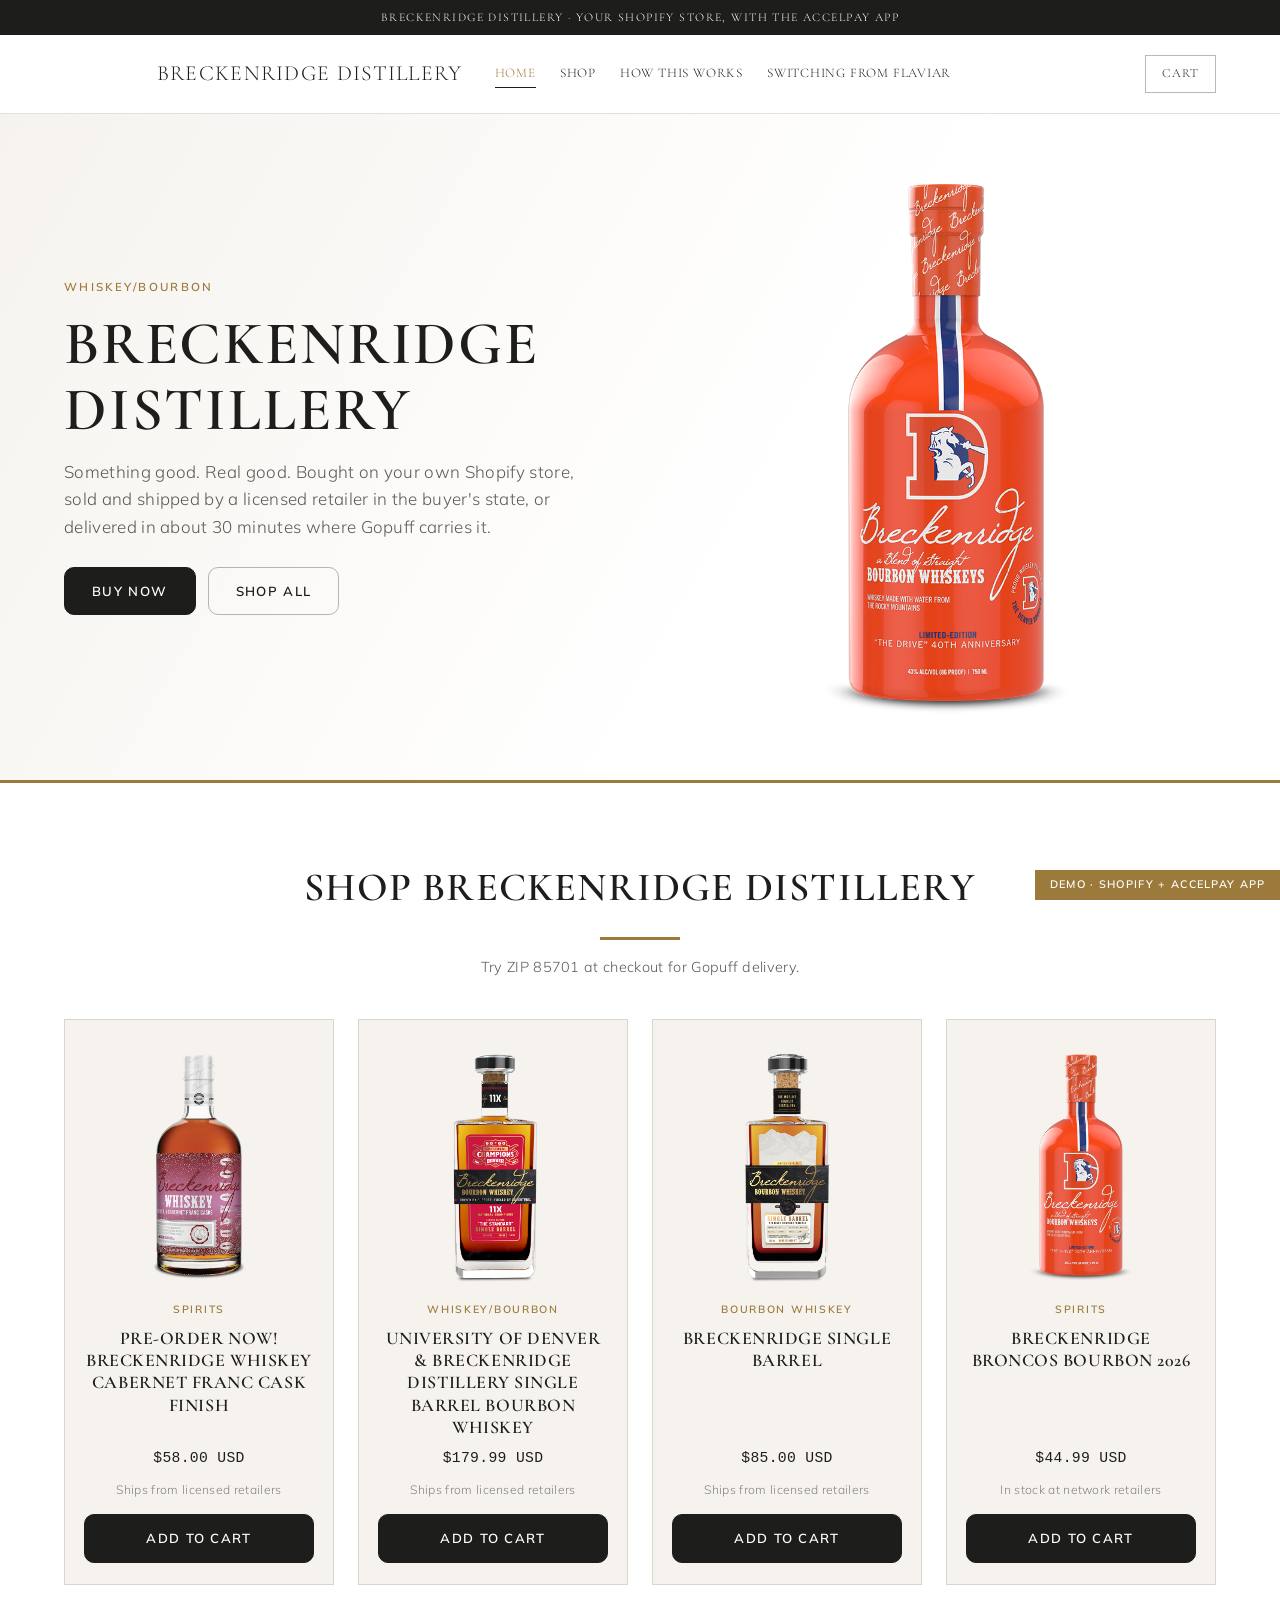
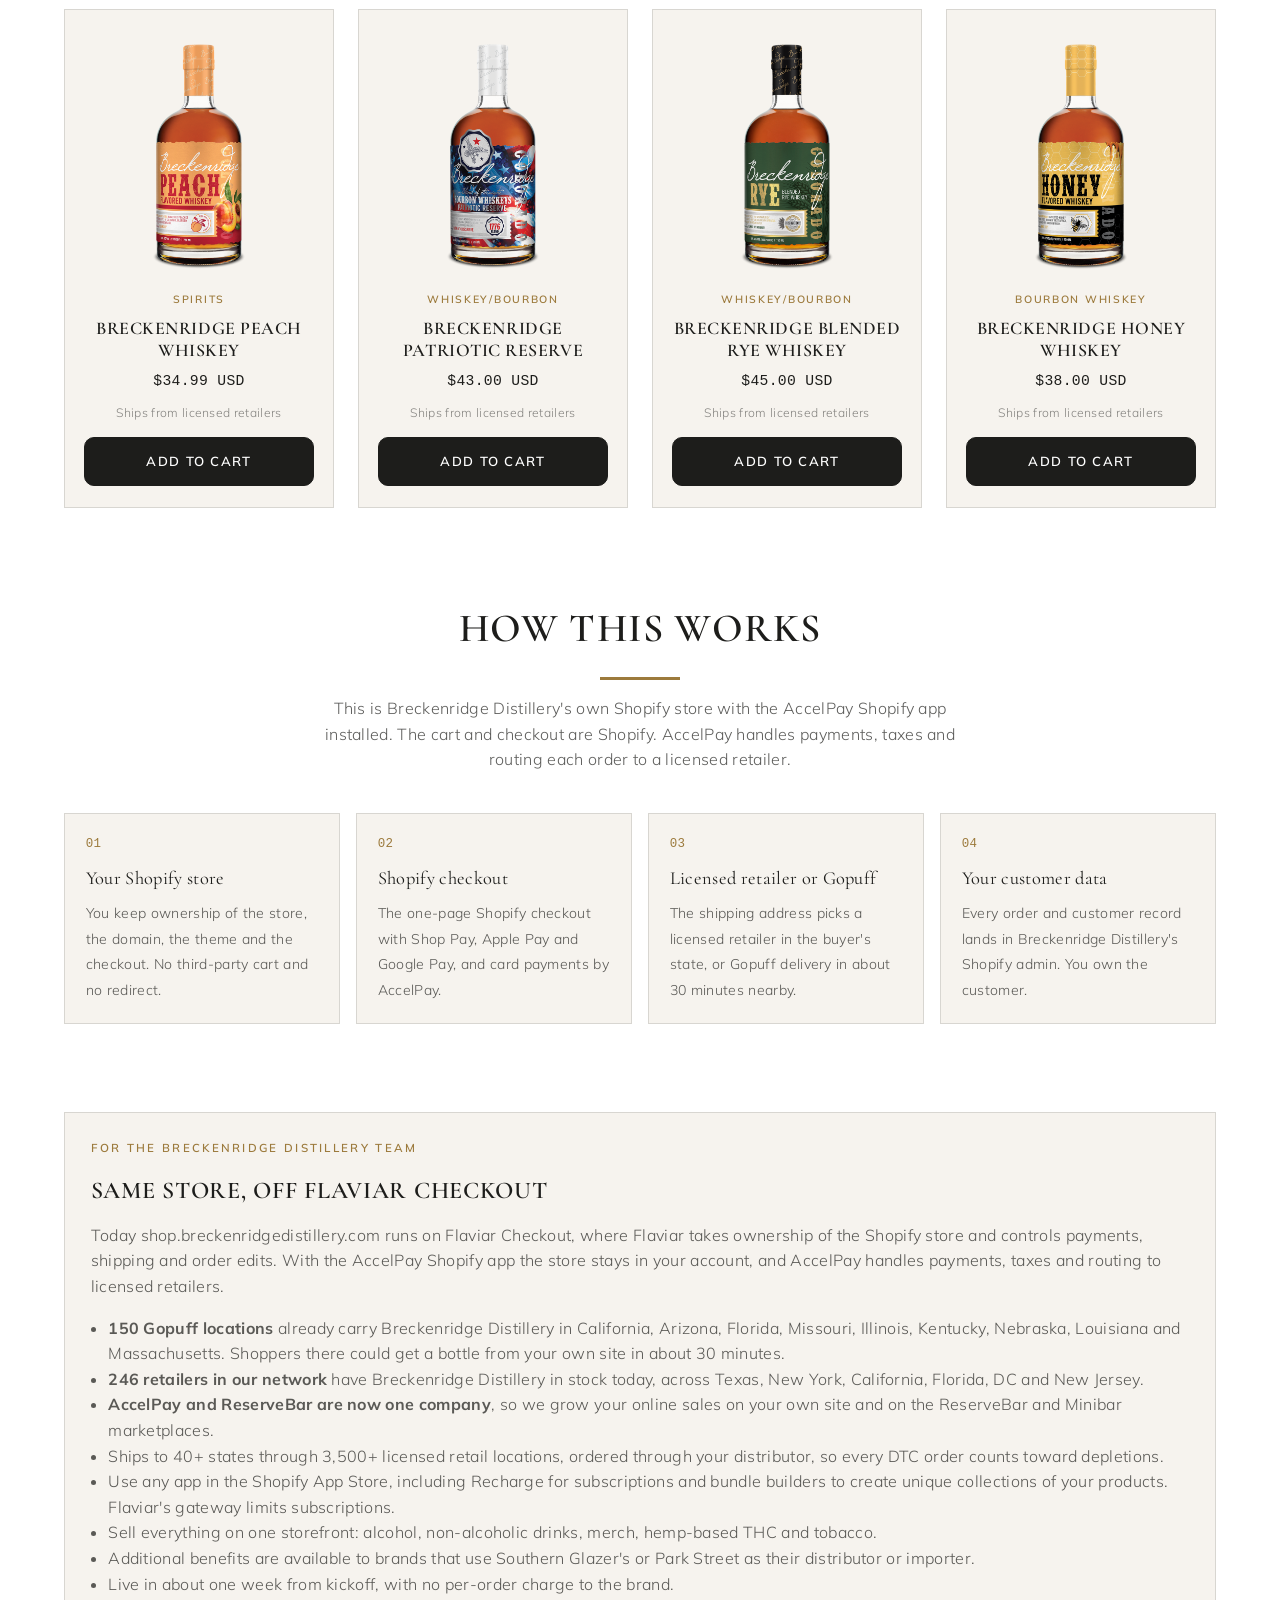
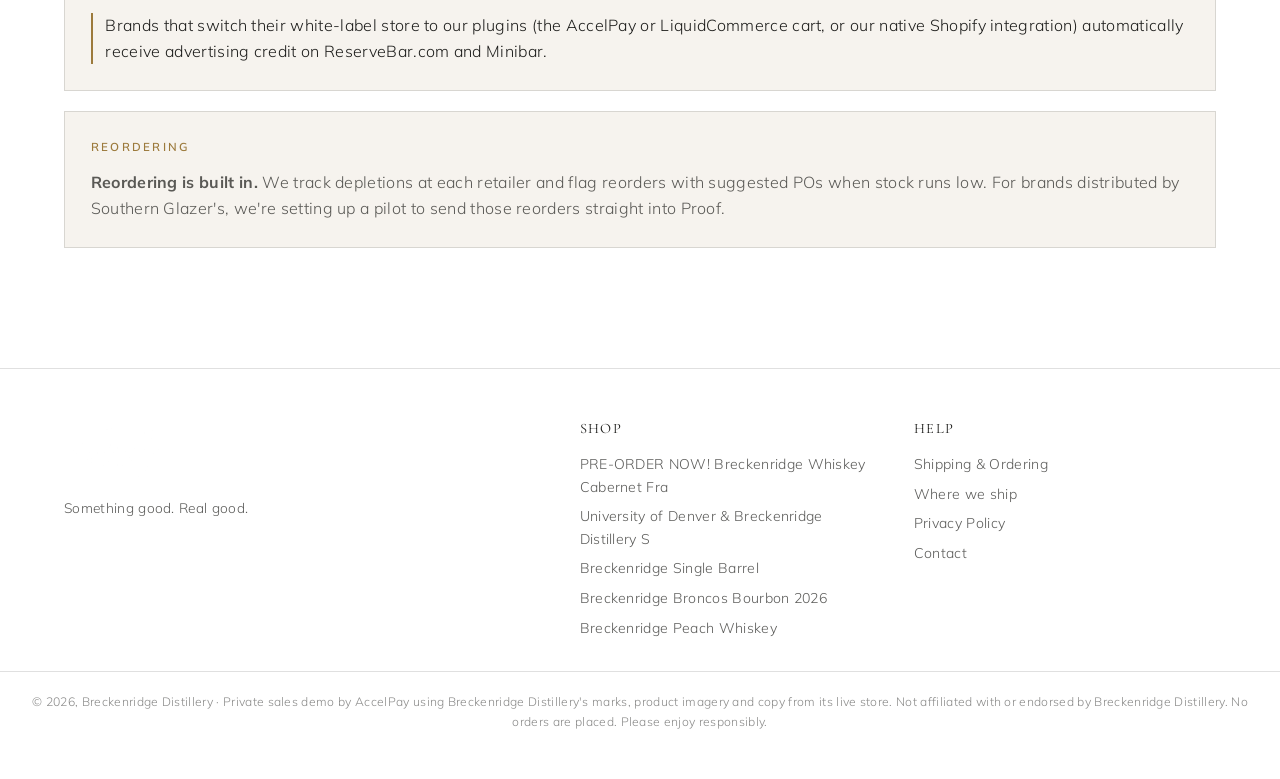
<file: index.html>
<!doctype html>
<html lang="en">
<head>
<meta charset="utf-8">
<meta name="viewport" content="width=device-width,initial-scale=1">
<title>Breckenridge Distillery | AccelPay demo</title>
<meta name="robots" content="noindex,nofollow">
<link rel="icon" href="assets/logo.png">
<link rel="preconnect" href="https://fonts.googleapis.com">
<link rel="preconnect" href="https://fonts.gstatic.com" crossorigin>
<link rel="stylesheet" href="https://fonts.googleapis.com/css2?family=Cormorant+Garamond:wght@500;600;700&family=Mulish:wght@300;400;600;700&display=swap">
<link rel="stylesheet" href="styles.css?v=1">
</head>
<body>
<div class="announce">Breckenridge Distillery &middot; your Shopify store, with the AccelPay app</div>
<header class="top">
  <div class="hdr">
    <a href="index.html" class="brand-link"><img class="logo" src="assets/logo.png" alt="Breckenridge Distillery"><span class="wordmark">Breckenridge Distillery</span></a>
    <nav class="main">
      <a href="index.html" aria-current="page">Home</a><a href="index.html#shop">Shop</a><a href="index.html#how">How this works</a><a href="index.html#switch">Switching from Flaviar</a>
    </nav>
    <div class="hdr-actions">
      <button class="burger" id="burger" aria-label="Menu">&#9776;</button>
      <button class="cart-pill" data-cart-toggle aria-label="Open cart">
        <span class="lbl">Cart</span>
        <span class="count" data-cart-count hidden>0</span>
      </button>
    </div>
  </div>
</header>

<section class="hero">
  <div class="hero-inner">
    <div>
      <div class="eyebrow">whiskey/bourbon</div>
      <h1>Breckenridge Distillery</h1>
      <p>Something good. Real good. Bought on your own Shopify store, sold and shipped by a licensed retailer in the buyer's state, or delivered in about 30 minutes where Gopuff carries it.</p>
      <div style="display:flex;gap:.75rem;flex-wrap:wrap"><a class="btn" href="product.html?p=breckenridge-broncos-bourbon-orange">Buy now</a><a class="btn ghost" href="#shop">Shop all</a></div>
    </div>
    <div class="shot"><img src="assets/p-breckenridge-broncos-bourbon-orange.png" alt="Breckenridge Broncos Bourbon 2026"></div>
  </div>
</section>

<section class="band" id="shop">
  <div class="section-head">
    <h2>Shop Breckenridge Distillery</h2>
    <div class="rule"></div>
    <p style="font-size:.9rem;color:var(--muted)">Try ZIP 85701 at checkout for Gopuff delivery.</p>
  </div>
  <div class="grid" id="collection-grid"></div>
</section>

<section class="band" id="how" style="padding-top:1rem">
  <div class="section-head">
    <h2>How this works</h2>
    <div class="rule"></div>
    <p>This is Breckenridge Distillery's own Shopify store with the AccelPay Shopify app installed. The cart and checkout are Shopify. AccelPay handles payments, taxes and routing each order to a licensed retailer.</p>
  </div>
  <div class="how">
    <div class="step"><span class="n">01</span><b>Your Shopify store</b><span>You keep ownership of the store, the domain, the theme and the checkout. No third-party cart and no redirect.</span></div>
    <div class="step"><span class="n">02</span><b>Shopify checkout</b><span>The one-page Shopify checkout with Shop Pay, Apple Pay and Google Pay, and card payments by AccelPay.</span></div>
    <div class="step"><span class="n">03</span><b>Licensed retailer or Gopuff</b><span>The shipping address picks a licensed retailer in the buyer's state, or Gopuff delivery in about 30 minutes nearby.</span></div>
    <div class="step"><span class="n">04</span><b>Your customer data</b><span>Every order and customer record lands in Breckenridge Distillery's Shopify admin. You own the customer.</span></div>
  </div>
</section>

<section class="band" id="switch" style="padding-top:1rem">
  <div class="panel">
    <div class="eyebrow">For the Breckenridge Distillery team</div>
    <h2>Same store, off Flaviar Checkout</h2>
    <p style="margin:0 0 1rem">Today shop.breckenridgedistillery.com runs on Flaviar Checkout, where Flaviar takes ownership of the Shopify store and controls payments, shipping and order edits. With the AccelPay Shopify app the store stays in your account, and AccelPay handles payments, taxes and routing to licensed retailers.</p>
    <ul style="margin:0 0 1rem;padding-left:1.1rem"><li><b>150 Gopuff locations</b> already carry Breckenridge Distillery in California, Arizona, Florida, Missouri, Illinois, Kentucky, Nebraska, Louisiana and Massachusetts. Shoppers there could get a bottle from your own site in about 30 minutes.</li><li><b>246 retailers in our network</b> have Breckenridge Distillery in stock today, across Texas, New York, California, Florida, DC and New Jersey.</li><li><b>AccelPay and ReserveBar are now one company</b>, so we grow your online sales on your own site and on the ReserveBar and Minibar marketplaces.</li><li>Ships to 40+ states through 3,500+ licensed retail locations, ordered through your distributor, so every DTC order counts toward depletions.</li><li>Use any app in the Shopify App Store, including Recharge for subscriptions and bundle builders to create unique collections of your products. Flaviar's gateway limits subscriptions.</li><li>Sell everything on one storefront: alcohol, non-alcoholic drinks, merch, hemp-based THC and tobacco.</li><li>Additional benefits are available to brands that use Southern Glazer's or Park Street as their distributor or importer.</li><li>Live in about one week from kickoff, with no per-order charge to the brand.</li></ul>
    <p class="credit">Brands that switch their white-label store to our plugins (the AccelPay or LiquidCommerce cart, or our native Shopify integration) automatically receive advertising credit on ReserveBar.com and Minibar.</p>
  </div>
  <div class="panel">
    <div class="eyebrow">Reordering</div>
    <p style="margin:0" class="reorder"><b>Reordering is built in.</b> We track depletions at each retailer and flag reorders with suggested POs when stock runs low. For brands distributed by Southern Glazer's, we're setting up a pilot to send those reorders straight into Proof.</p>
  </div>
</section>
<footer class="site">
  <div class="ft">
    <div>
      <img src="assets/logo.png" alt="Breckenridge Distillery" style="height:64px;width:auto">
      <p style="font-size:.86rem;margin-top:1rem;max-width:24rem;color:var(--muted)">Something good. Real good.</p>
    </div>
    <div><h4>Shop</h4><ul><li><a href="product.html?p=breckenridge-whiskey-cabernet-franc-cask">PRE-ORDER NOW! Breckenridge Whiskey Cabernet Fra</a></li><li><a href="product.html?p=breckenridge-denver-university-whiskey-b">University of Denver &amp; Breckenridge Distillery S</a></li><li><a href="product.html?p=breckenridge-single-barrel">Breckenridge Single Barrel</a></li><li><a href="product.html?p=breckenridge-broncos-bourbon-orange">Breckenridge Broncos Bourbon 2026</a></li><li><a href="product.html?p=breckenridge-peach-whiskey">Breckenridge Peach Whiskey</a></li></ul></div>
    <div><h4>Help</h4><ul>
      <li><a href="index.html#how">Shipping &amp; Ordering</a></li>
      <li><a href="index.html#how">Where we ship</a></li>
      <li><a href="#">Privacy Policy</a></li>
      <li><a href="#">Contact</a></li></ul></div>
  </div>
  <div class="legal-row">
    &copy; 2026, Breckenridge Distillery &middot; Private sales demo by AccelPay using Breckenridge Distillery's marks, product imagery and copy from its live store. Not affiliated with or endorsed by Breckenridge Distillery.
    No orders are placed. Please enjoy responsibly.
  </div>
</footer>

<div class="scrim" id="scrim"></div>
<aside class="drawer" id="drawer" aria-label="Your cart">
  <div class="dh"><h2>Your cart</h2><button class="x" id="drawer-close" aria-label="Close">&times;</button></div>
  <div class="cols"><span>Product</span><span>Total</span></div>
  <div class="items" id="drawer-items"></div>
  <div class="df" id="drawer-foot"></div>
</aside>
<div class="ribbon">Demo &middot; Shopify + AccelPay app</div>
<script src="data.js?v=1"></script>
<script src="app.js?v=1"></script>
</body>
</html>
</file>
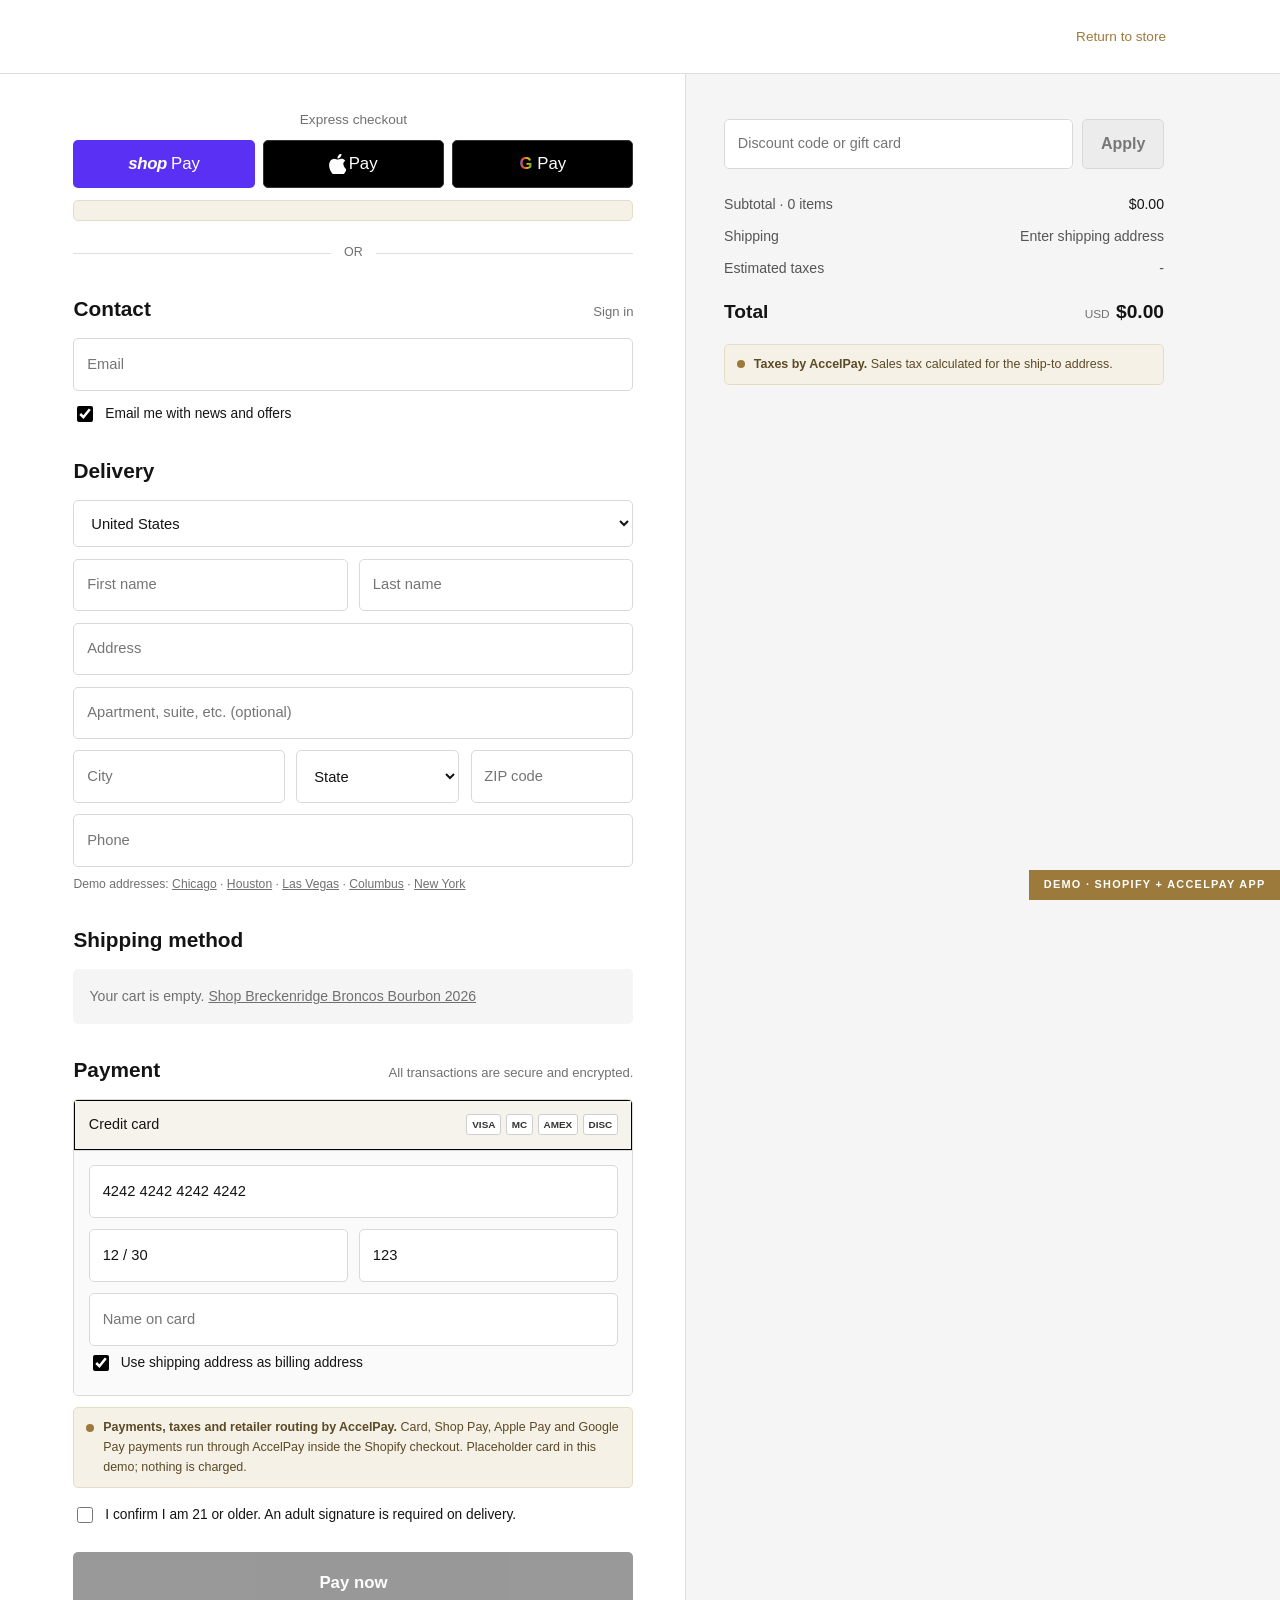
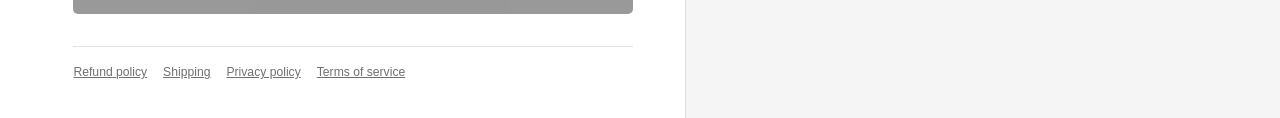
<file: checkout.html>
<!doctype html>
<html lang="en">
<head>
<meta charset="utf-8">
<meta name="viewport" content="width=device-width,initial-scale=1">
<title>Checkout | Breckenridge Distillery</title>
<meta name="robots" content="noindex,nofollow">
<link rel="icon" href="assets/logo.png">
<link rel="preconnect" href="https://fonts.googleapis.com">
<link rel="preconnect" href="https://fonts.gstatic.com" crossorigin>
<link rel="stylesheet" href="https://fonts.googleapis.com/css2?family=Cormorant+Garamond:wght@500;600;700&family=Mulish:wght@300;400;600;700&display=swap">
<link rel="stylesheet" href="styles.css?v=1">
</head>
<body class="co">
<div class="co-head"><div class="in">
  <a href="index.html"><img src="assets/logo.png" alt="Breckenridge Distillery"></a>
  <a class="bag" href="product.html">Return to store</a>
</div></div>

<div id="confirmed" hidden>
  <div class="thanks">
    <h1>Thank you!</h1>
    <p>This is a demo, so nothing was charged and no order was sent.</p>
    <p class="num" id="order-num"></p>
    <p id="order-by"></p>
    <p id="order-total"></p>
    <p style="font-size:.85rem">On the live store, this order and the customer record appear in Breckenridge Distillery's Shopify admin.</p>
    <a class="pay-btn" href="index.html" style="display:inline-block;width:auto;padding:.9rem 1.6rem;text-decoration:none">Continue shopping</a>
  </div>
</div>

<div id="checkout-view" class="checkout">
  <div class="co-left"><div class="inner">
    <form id="co-form" autocomplete="off">
      <div class="xp-title">Express checkout</div>
      <div id="xpay-top"></div>
      <div id="xpay-note" class="callout" hidden></div>
      <div class="or"><span>OR</span></div>
      <div class="co-h">Contact <small>Sign in</small></div>
      <input class="co-field" type="email" name="email" placeholder="Email" required>
      <label class="co-chk"><input type="checkbox" checked> Email me with news and offers</label>

      <div class="co-h">Delivery</div>
      <select class="co-field" aria-label="Country/Region"><option>United States</option></select>
      <div class="co-row">
        <input class="co-field" name="first" placeholder="First name" required>
        <input class="co-field" name="last" placeholder="Last name" required>
      </div>
      <input class="co-field" name="address1" placeholder="Address" required>
      <input class="co-field" name="address2" placeholder="Apartment, suite, etc. (optional)">
      <div class="co-row3">
        <input class="co-field" name="city" placeholder="City" required>
        <select class="co-field" id="state" aria-label="State" required><option value="">State</option><option value="AL">Alabama</option><option value="AK">Alaska</option><option value="AZ">Arizona</option><option value="AR">Arkansas</option><option value="CA">California</option><option value="CO">Colorado</option><option value="CT">Connecticut</option><option value="DE">Delaware</option><option value="DC">District of Columbia</option><option value="FL">Florida</option><option value="GA">Georgia</option><option value="HI">Hawaii</option><option value="ID">Idaho</option><option value="IL">Illinois</option><option value="IN">Indiana</option><option value="IA">Iowa</option><option value="KS">Kansas</option><option value="KY">Kentucky</option><option value="LA">Louisiana</option><option value="ME">Maine</option><option value="MD">Maryland</option><option value="MA">Massachusetts</option><option value="MI">Michigan</option><option value="MN">Minnesota</option><option value="MS">Mississippi</option><option value="MO">Missouri</option><option value="MT">Montana</option><option value="NE">Nebraska</option><option value="NV">Nevada</option><option value="NH">New Hampshire</option><option value="NJ">New Jersey</option><option value="NM">New Mexico</option><option value="NY">New York</option><option value="NC">North Carolina</option><option value="ND">North Dakota</option><option value="OH">Ohio</option><option value="OK">Oklahoma</option><option value="OR">Oregon</option><option value="PA">Pennsylvania</option><option value="RI">Rhode Island</option><option value="SC">South Carolina</option><option value="SD">South Dakota</option><option value="TN">Tennessee</option><option value="TX">Texas</option><option value="UT">Utah</option><option value="VT">Vermont</option><option value="VA">Virginia</option><option value="WA">Washington</option><option value="WV">West Virginia</option><option value="WI">Wisconsin</option><option value="WY">Wyoming</option></select>
        <input class="co-field" id="zip" name="zip" placeholder="ZIP code" inputmode="numeric" maxlength="5" required>
      </div>
      <input class="co-field" name="phone" placeholder="Phone" type="tel">
      <div style="font-size:.76rem;color:#707070;margin:-.2rem 0 .3rem">Demo addresses:
        <a href="#" data-fill="233 S Wacker Dr|Chicago|60606" onclick="return false">Chicago</a> &middot;
        <a href="#" data-fill="1001 Westheimer Rd|Houston|77006" onclick="return false">Houston</a> &middot;
        <a href="#" data-fill="3570 Las Vegas Blvd S|Las Vegas|89109" onclick="return false">Las Vegas</a> &middot;
        <a href="#" data-fill="411 Woody Hayes Dr|Columbus|43210" onclick="return false">Columbus</a> &middot;
        <a href="#" data-fill="350 E 13th St|New York|10009" onclick="return false">New York</a>
      </div>

      <div class="co-h">Shipping method</div>
      <div id="rates"></div>

      <div class="co-h">Payment <small>All transactions are secure and encrypted.</small></div>
      <div class="pay-box">
        <div class="ph"><span>Credit card</span><span class="cards"><span>VISA</span><span>MC</span><span>AMEX</span><span>DISC</span></span></div>
        <div class="pb">
          <input class="co-field" placeholder="Card number" value="4242 4242 4242 4242" aria-label="Card number">
          <div class="co-row">
            <input class="co-field" placeholder="Expiration date (MM / YY)" value="12 / 30" aria-label="Expiration">
            <input class="co-field" placeholder="Security code" value="123" aria-label="Security code">
          </div>
          <input class="co-field" placeholder="Name on card" aria-label="Name on card" style="margin-bottom:.3rem">
          <label class="co-chk"><input type="checkbox" checked> Use shipping address as billing address</label>
        </div>
      </div>
      <div class="callout"><span class="dot"></span><span><b>Payments, taxes and retailer routing by AccelPay.</b> Card, Shop Pay, Apple Pay and Google Pay payments run through AccelPay inside the Shopify checkout. Placeholder card in this demo; nothing is charged.</span></div>
      <label class="co-chk" style="margin-top:1rem"><input type="checkbox" required> I confirm I am 21 or older. An adult signature is required on delivery.</label>
      <button class="pay-btn" id="pay" type="submit" disabled>Pay now</button>
      <div class="co-links"><a href="#">Refund policy</a><a href="#">Shipping</a><a href="#">Privacy policy</a><a href="#">Terms of service</a></div>
    </form>
  </div></div>
  <div class="co-right"><div class="inner" id="os"></div></div>
</div>
<div class="ribbon">Demo &middot; Shopify + AccelPay app</div>
<script src="data.js?v=1"></script>
<script src="app.js?v=1"></script>
</body>
</html>
</file>
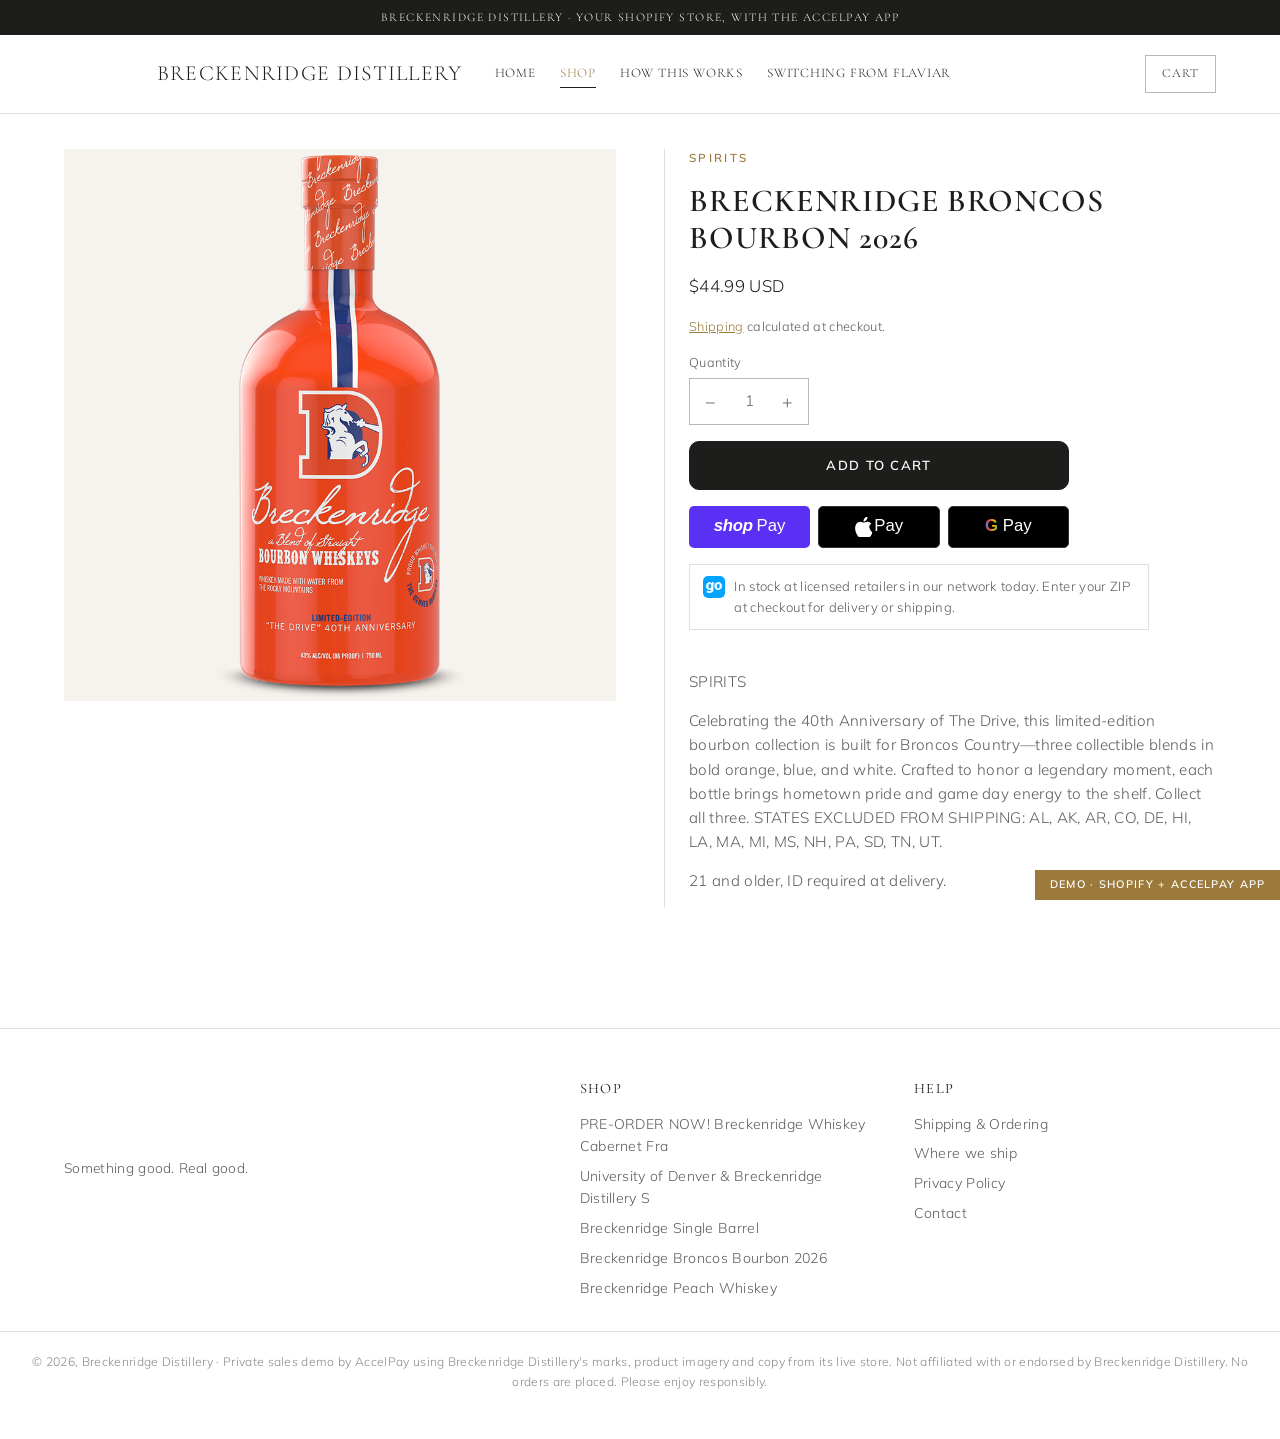
<file: product.html>
<!doctype html>
<html lang="en">
<head>
<meta charset="utf-8">
<meta name="viewport" content="width=device-width,initial-scale=1">
<title>Breckenridge Distillery | AccelPay demo</title>
<meta name="robots" content="noindex,nofollow">
<link rel="icon" href="assets/logo.png">
<link rel="preconnect" href="https://fonts.googleapis.com">
<link rel="preconnect" href="https://fonts.gstatic.com" crossorigin>
<link rel="stylesheet" href="https://fonts.googleapis.com/css2?family=Cormorant+Garamond:wght@500;600;700&family=Mulish:wght@300;400;600;700&display=swap">
<link rel="stylesheet" href="styles.css?v=1">
</head>
<body>
<div class="announce">Breckenridge Distillery &middot; your Shopify store, with the AccelPay app</div>
<header class="top">
  <div class="hdr">
    <a href="index.html" class="brand-link"><img class="logo" src="assets/logo.png" alt="Breckenridge Distillery"><span class="wordmark">Breckenridge Distillery</span></a>
    <nav class="main">
      <a href="index.html">Home</a><a href="index.html#shop" aria-current="page">Shop</a><a href="index.html#how">How this works</a><a href="index.html#switch">Switching from Flaviar</a>
    </nav>
    <div class="hdr-actions">
      <button class="burger" id="burger" aria-label="Menu">&#9776;</button>
      <button class="cart-pill" data-cart-toggle aria-label="Open cart">
        <span class="lbl">Cart</span>
        <span class="count" data-cart-count hidden>0</span>
      </button>
    </div>
  </div>
</header>

<main class="band" style="padding-top:2.2rem">
  <div class="pdp" id="pdp" data-handle="breckenridge-broncos-bourbon-orange"></div>
</main>
<script>
(function () { var p = new URLSearchParams(location.search).get('p'); if (p) document.getElementById('pdp').setAttribute('data-handle', p); })();
</script>
<footer class="site">
  <div class="ft">
    <div>
      <img src="assets/logo.png" alt="Breckenridge Distillery" style="height:64px;width:auto">
      <p style="font-size:.86rem;margin-top:1rem;max-width:24rem;color:var(--muted)">Something good. Real good.</p>
    </div>
    <div><h4>Shop</h4><ul><li><a href="product.html?p=breckenridge-whiskey-cabernet-franc-cask">PRE-ORDER NOW! Breckenridge Whiskey Cabernet Fra</a></li><li><a href="product.html?p=breckenridge-denver-university-whiskey-b">University of Denver &amp; Breckenridge Distillery S</a></li><li><a href="product.html?p=breckenridge-single-barrel">Breckenridge Single Barrel</a></li><li><a href="product.html?p=breckenridge-broncos-bourbon-orange">Breckenridge Broncos Bourbon 2026</a></li><li><a href="product.html?p=breckenridge-peach-whiskey">Breckenridge Peach Whiskey</a></li></ul></div>
    <div><h4>Help</h4><ul>
      <li><a href="index.html#how">Shipping &amp; Ordering</a></li>
      <li><a href="index.html#how">Where we ship</a></li>
      <li><a href="#">Privacy Policy</a></li>
      <li><a href="#">Contact</a></li></ul></div>
  </div>
  <div class="legal-row">
    &copy; 2026, Breckenridge Distillery &middot; Private sales demo by AccelPay using Breckenridge Distillery's marks, product imagery and copy from its live store. Not affiliated with or endorsed by Breckenridge Distillery.
    No orders are placed. Please enjoy responsibly.
  </div>
</footer>

<div class="scrim" id="scrim"></div>
<aside class="drawer" id="drawer" aria-label="Your cart">
  <div class="dh"><h2>Your cart</h2><button class="x" id="drawer-close" aria-label="Close">&times;</button></div>
  <div class="cols"><span>Product</span><span>Total</span></div>
  <div class="items" id="drawer-items"></div>
  <div class="df" id="drawer-foot"></div>
</aside>
<div class="ribbon">Demo &middot; Shopify + AccelPay app</div>
<script src="data.js?v=1"></script>
<script src="app.js?v=1"></script>
</body>
</html>
</file>
<file: styles.css>
/* Breckenridge Distillery x AccelPay demo. Base: woodsonwhiskey-accelpay-demo. */

:root {
  --black: #ffffff; --panel: #f6f3ee; --panel-2: #ece7df; --ink: #1d1d1b;
  --muted: rgba(29,29,27,.72); --muted-2: rgba(29,29,27,.52); --line: rgba(0,0,0,.12); --line-2: rgba(0,0,0,.28);
  --gold: #1d1d1b; --gold-hi: #9c7a3c; --gold-soft: rgba(0,0,0,.05); --green: #2f6b4f; --red: #c00000;
  --head: #1d1d1b; --btn-ink: #ffffff; --img-bg: #f6f3ee; --drawer-bg: #ffffff; --ann-bg: #1d1d1b; --ann-ink: #ffffff; --co-head-bg: #ffffff;
  --serif: "Cormorant Garamond", Georgia, serif; --sans: "Mulish", -apple-system, BlinkMacSystemFont, "Helvetica Neue", Arial, sans-serif;
  --mono: ui-monospace, SFMono-Regular, Menlo, monospace; --maxw: 1200px; --btn-radius: 10px;
  --cart-glyph: url("data:image/svg+xml;utf8,<svg xmlns='http://www.w3.org/2000/svg' viewBox='0 0 24 24' fill='none' stroke='black' stroke-width='2' stroke-linecap='round' stroke-linejoin='round'><path d='M6 2 3 6v14a2 2 0 0 0 2 2h14a2 2 0 0 0 2-2V6l-3-4z'/><path d='M3 6h18'/><path d='M16 10a4 4 0 0 1-8 0'/></svg>");
}

* { box-sizing: border-box; }
html { scroll-behavior: smooth; }
body {
  margin: 0; background: var(--black); color: var(--ink);
  font-family: var(--sans); font-weight: 300; font-size: 16px; line-height: 1.6;
  letter-spacing: .02em; -webkit-font-smoothing: antialiased;
}
img { max-width: 100%; display: block; }
a { color: inherit; }
button { font: inherit; cursor: pointer; color: inherit; }
:focus-visible { outline: 2px solid var(--gold); outline-offset: 2px; }

/* ---------------------------------------------------------------- header */
.announce {
  background: var(--ann-bg); color: var(--ann-ink); text-align: center;
  font-family: var(--serif); font-size: .74rem; letter-spacing: .12em;
  text-transform: uppercase; padding: .5rem 1rem;
}
header.top { position: sticky; top: 0; z-index: 60; background: var(--black); border-bottom: 1px solid var(--line); }
.hdr { max-width: var(--maxw); margin: 0 auto; padding: .8rem 1.5rem; display: flex; align-items: center; gap: 2rem; }
.hdr img.logo { height: 62px; width: auto; }
nav.main { display: flex; gap: 1.5rem; flex-wrap: wrap; }
nav.main a {
  font-family: var(--serif); font-size: .82rem; letter-spacing: .06em; text-transform: uppercase;
  text-decoration: none; color: var(--head); padding: .2rem 0; border-bottom: 1px solid transparent;
}
nav.main a:hover, nav.main a[aria-current] { color: var(--gold-hi); border-bottom-color: var(--gold); }
.hdr-actions { margin-left: auto; display: flex; align-items: center; gap: .75rem; }
.cart-pill {
  display: inline-flex; align-items: center; gap: .5rem; background: transparent;
  border: 1px solid var(--line-2); color: var(--head); padding: .5rem 1rem;
  font-family: var(--serif); font-size: .78rem; letter-spacing: .08em; text-transform: uppercase;
}
.cart-pill:hover { border-color: var(--gold); color: var(--gold-hi); }
.cart-pill .count {
  background: var(--gold); color: var(--btn-ink); min-width: 1.35rem; height: 1.35rem; border-radius: 999px;
  display: inline-grid; place-items: center; font-family: var(--mono); font-size: .7rem; padding: 0 .3rem;
}
.cart-pill .count[hidden] { display: none; }
.burger { display: none; background: none; border: none; font-size: 1.5rem; line-height: 1; color: var(--head); }

/* ---------------------------------------------------------------- type + buttons */
.eyebrow { font-family: var(--sans); font-size: .72rem; font-weight: 600; letter-spacing: .2em; text-transform: uppercase; color: var(--gold-hi); margin-bottom: .9rem; }
h1, h2, h3 { font-family: var(--serif); font-weight: 400; letter-spacing: .03em; }
.rule { width: 190px; height: 2px; margin: 1.1rem auto 0; background: linear-gradient(90deg, transparent, var(--gold), transparent); }

.btn {
  display: inline-flex; align-items: center; justify-content: center; gap: .5rem;
  background: var(--gold); color: var(--btn-ink); border: 1px solid var(--gold); border-radius: var(--btn-radius, 0);
  padding: .8rem 1.7rem; font-family: var(--sans); font-weight: 600; font-size: .82rem;
  letter-spacing: .1em; text-transform: uppercase; text-decoration: none;
}
.btn:hover { background: var(--gold-hi); border-color: var(--gold-hi); }
.btn.ghost { background: transparent; color: var(--head); border-color: var(--line-2); }
.btn.ghost:hover { border-color: var(--gold); color: var(--gold-hi); }
.btn:disabled { opacity: .4; cursor: not-allowed; }
.btn.block { width: 100%; }

/* ---------------------------------------------------------------- hero */
.hero { position: relative; overflow: hidden; border-bottom: 1px solid var(--line); }
.hero-inner { max-width: var(--maxw); margin: 0 auto; padding: 4rem 1.5rem; display: grid; grid-template-columns: 1.05fr 1fr; gap: 3rem; align-items: center; }
.hero h1 { font-size: clamp(2.3rem, 5.4vw, 3.8rem); line-height: 1.08; margin: 0 0 1rem; text-transform: uppercase; }
.hero p { color: var(--muted); font-size: 1.06rem; margin: 0 0 1.7rem; max-width: 32rem; }
.hero .shot img { width: 100%; max-height: 560px; object-fit: contain; }

/* ---------------------------------------------------------------- sections */
.band { max-width: var(--maxw); margin: 0 auto; padding: 4.5rem 1.5rem; }
.section-head { text-align: center; margin-bottom: 2.5rem; }
.section-head h2 { font-size: clamp(1.8rem, 4vw, 2.5rem); margin: 0; text-transform: uppercase; }
.section-head p { color: var(--muted); margin: 1rem auto 0; max-width: 40rem; }

.grid { display: grid; grid-template-columns: repeat(auto-fill, minmax(240px, 1fr)); gap: 1.5rem; }
.card {
  background: var(--panel); border: 1px solid var(--line); padding: 1.4rem 1.2rem 1.3rem;
  display: flex; flex-direction: column; gap: .55rem; text-align: center; text-decoration: none; color: inherit;
}
.card:hover { border-color: var(--gold); }
.card .shot { height: 250px; display: grid; place-items: center; overflow: hidden; }
.card .shot img { max-height: 250px; width: auto; object-fit: contain; }
.card h3 { font-size: 1.12rem; margin: 0; line-height: 1.25; text-transform: uppercase; min-height: 2.8rem; display: grid; place-items: center; }
.card .tag { font-size: .66rem; font-weight: 600; letter-spacing: .16em; text-transform: uppercase; color: var(--gold-hi); }
.card .price { font-family: var(--mono); font-size: .92rem; margin-top: auto; }
.card .avail { font-size: .76rem; color: var(--muted-2); }

.split { display: grid; grid-template-columns: 1fr 1fr; gap: 3rem; align-items: center; }
.split img { width: 100%; }
.split p { color: var(--muted); }

/* how it works */
.how { display: grid; grid-template-columns: repeat(4, 1fr); gap: 1rem; }
.how .step { border: 1px solid var(--line); padding: 1.3rem; background: var(--panel); }
.how .step b { display: block; font-family: var(--serif); font-weight: 400; font-size: 1.15rem; margin-bottom: .4rem; color: var(--head); }
.how .step span { font-size: .88rem; color: var(--muted); }
.how .step .n { font-family: var(--mono); color: var(--gold-hi); font-size: .78rem; display: block; margin-bottom: .6rem; }

.rb-note {
  display: flex; align-items: center; gap: .75rem; border: 1px solid var(--line); background: var(--panel);
  padding: .7rem .9rem; font-size: .84rem; color: var(--muted);
}
.rb-note b { color: var(--head); font-weight: 600; }
.rb-note a { color: var(--gold-hi); }
.rb-mark { font-family: var(--serif); font-size: .72rem; letter-spacing: .14em; text-transform: uppercase; border: 1px solid var(--gold); color: var(--gold-hi); padding: .2rem .45rem; white-space: nowrap; }

/* ---------------------------------------------------------------- product page (Shopify theme) */
.pdp { display: grid; grid-template-columns: minmax(0,1fr) minmax(0,1fr); gap: 3rem; align-items: start; }
.pdp .gallery { display: flex; flex-direction: column; gap: .8rem; min-width: 0; }
.pdp .gallery .main { background: var(--img-bg); display: grid; place-items: center; min-height: 420px; }
.pdp .gallery .main img { max-height: 560px; width: auto; object-fit: contain; }
.pdp .thumbs { display: flex; gap: .5rem; }
.pdp .thumbs button { width: 64px; height: 64px; border: 1px solid var(--line); background: var(--img-bg); padding: 3px; display: grid; place-items: center; }
.pdp .thumbs button[aria-selected="true"] { border-color: var(--gold); }
.pdp .thumbs img { max-height: 100%; width: auto; }
.pdp .info { display: flex; flex-direction: column; gap: 1rem; min-width: 0; padding-left: 1.5rem; border-left: 1px solid var(--line); }
.pdp h1 { font-size: 2rem; margin: 0; text-transform: uppercase; line-height: 1.15; }
.pdp .price { font-size: 1.05rem; }
.pdp .small { font-size: .8rem; color: var(--muted); }
.pdp .small a { color: var(--gold-hi); }
.pdp .qty-wrap { display: flex; flex-direction: column; gap: .35rem; font-size: .8rem; color: var(--muted); }
.pdp .desc p { color: var(--muted); margin: 0 0 .9rem; font-size: .95rem; }
.pdp .desc b { color: var(--head); font-weight: 600; }
.qty { display: inline-flex; align-items: center; border: 1px solid var(--line-2); width: max-content; }
.qty button { background: none; border: none; width: 2.6rem; min-height: 2.8rem; font-size: 1.1rem; }
.qty span, .qty input { font-family: var(--sans); min-width: 2.2rem; text-align: center; font-size: .95rem; }
.atc { max-width: 380px; }
.fulfil-line { display: flex; gap: .6rem; align-items: flex-start; font-size: .82rem; color: var(--muted); border: 1px solid var(--line); padding: .7rem .8rem; max-width: 460px; }
.fulfil-line img { width: 22px; height: 22px; border-radius: 5px; flex: none; }
.notice { font-size: .85rem; color: var(--muted); border-left: 2px solid var(--gold); padding: .2rem 0 .2rem .75rem; }

/* ---------------------------------------------------------------- Shopify cart drawer (Dawn-style) */
.scrim { position: fixed; inset: 0; background: rgba(0,0,0,.6); opacity: 0; pointer-events: none; transition: opacity .25s; z-index: 90; }
.scrim.on { opacity: 1; pointer-events: auto; }
.drawer { position: fixed; top: 0; right: 0; height: 100%; width: min(420px, 100%); background: var(--drawer-bg); border-left: 1px solid var(--line); z-index: 100; display: flex; flex-direction: column; transform: translateX(100%); transition: transform .28s ease; }
.drawer.on { transform: none; }
.drawer .dh { display: flex; align-items: center; justify-content: space-between; padding: 1.4rem 1.5rem 1rem; }
.drawer .dh h2 { font-size: 1.5rem; margin: 0; }
.drawer .x { background: none; border: none; font-size: 1.7rem; line-height: 1; color: var(--muted); }
.drawer .cols { display: flex; justify-content: space-between; font-size: .66rem; letter-spacing: .12em; text-transform: uppercase; color: var(--muted-2); padding: 0 1.5rem .6rem; border-bottom: 1px solid var(--line); }
.drawer .items { flex: 1; overflow-y: auto; padding: 0 1.5rem; }
.cline { display: grid; grid-template-columns: 76px minmax(0,1fr) auto; gap: 1rem; padding: 1.2rem 0; border-bottom: 1px solid var(--line); }
.cline .im { background: var(--img-bg); display: grid; place-items: center; height: 92px; }
.cline .im img { max-height: 88px; width: auto; }
.cline .nm { font-size: .92rem; line-height: 1.3; }
.cline .pr { font-size: .84rem; color: var(--muted); margin: .2rem 0 .6rem; }
.cline .qrow { display: flex; align-items: center; gap: .6rem; }
.cline .qty button { min-height: 2.2rem; width: 2.2rem; }
.cline .rm { background: none; border: none; color: var(--muted); font-size: 1rem; padding: 0; }
.cline .tot { font-size: .9rem; }
.empty { text-align: center; color: var(--muted); padding: 3rem 1rem; }
.drawer .df { border-top: 1px solid var(--line); padding: 1.2rem 1.5rem 1.5rem; display: flex; flex-direction: column; gap: .7rem; }
.drawer .df .est { display: flex; justify-content: space-between; font-size: 1rem; }
.drawer .df .small { font-size: .78rem; color: var(--muted); }

/* ---------------------------------------------------------------- Shopify one-page checkout */
body.co { background: #fff; color: #141414; font-family: -apple-system, BlinkMacSystemFont, "Segoe UI", Roboto, "Helvetica Neue", Arial, sans-serif; font-weight: 400; letter-spacing: 0; }
.co-head { border-bottom: 1px solid #dedede; background: var(--co-head-bg); }
.co-head .in { max-width: 1100px; margin: 0 auto; padding: .9rem 1.5rem; display: flex; align-items: center; justify-content: space-between; }
.co-head img { height: 54px; width: auto; }
.co-head a.bag { color: var(--gold-hi); font-size: .85rem; text-decoration: none; }
.checkout { display: grid; grid-template-columns: minmax(0,1.15fr) minmax(0,1fr); min-height: calc(100vh - 80px); }
.co-left { padding: 2.2rem clamp(1rem, 4vw, 3.5rem); min-width: 0; }
.co-left .inner { max-width: 560px; margin-left: auto; }
.co-right { background: #f5f5f5; border-left: 1px solid #dedede; padding: 2.2rem clamp(1rem, 3vw, 3rem); min-width: 0; }
.co-right .inner { max-width: 440px; position: sticky; top: 1.5rem; }
.co-h { font-size: 1.3rem; font-weight: 600; margin: 1.8rem 0 .8rem; display: flex; align-items: baseline; justify-content: space-between; gap: 1rem; }
.co-h:first-child { margin-top: 0; }
.co-h small { font-size: .82rem; font-weight: 400; color: #707070; }
.co-field { width: 100%; border: 1px solid #d9d9d9; border-radius: 5px; padding: .85rem .8rem; font: inherit; font-size: .92rem; margin-bottom: .7rem; background: #fff; color: #141414; min-width: 0; }
.co-field:focus { outline: none; border-color: #000; box-shadow: 0 0 0 1px #000; }
.co-row { display: grid; grid-template-columns: 1fr 1fr; gap: .7rem; }
.co-row3 { display: grid; grid-template-columns: 1.3fr 1fr 1fr; gap: .7rem; }
.co-chk { display: flex; gap: .55rem; align-items: center; font-size: .86rem; margin: .1rem 0 .4rem; }
.co-chk input { accent-color: #000; width: 16px; height: 16px; }
.co-empty { background: #f5f5f5; border-radius: 5px; padding: 1rem; font-size: .88rem; color: #707070; }
.rates { border: 1px solid #d9d9d9; border-radius: 5px; overflow: hidden; }
.rate { display: flex; align-items: center; gap: .8rem; padding: .95rem .9rem; border-bottom: 1px solid #d9d9d9; cursor: pointer; }
.rate:last-child { border-bottom: none; }
.rate.on { background: #f6f3ec; box-shadow: inset 0 0 0 1px #000; }
.rate input { accent-color: #000; width: 17px; height: 17px; flex: none; }
.rate .ic { width: 30px; height: 30px; border-radius: 7px; flex: none; }
.rate .t { flex: 1; min-width: 0; font-size: .9rem; }
.rate .t span { display: block; color: #707070; font-size: .8rem; margin-top: .1rem; }
.rate .p { font-size: .9rem; font-weight: 600; white-space: nowrap; }
.callout { display: flex; gap: .55rem; align-items: flex-start; font-size: .78rem; color: #5b4a26; background: #f6f1e6; border: 1px solid #e6dcc6; border-radius: 5px; padding: .6rem .75rem; margin-top: .7rem; }
.callout b { font-weight: 600; }
.callout .dot { width: 8px; height: 8px; border-radius: 50%; background: var(--gold); flex: none; margin-top: .35rem; }
.pay-box { border: 1px solid #d9d9d9; border-radius: 5px; overflow: hidden; }
.pay-box .ph { display: flex; justify-content: space-between; align-items: center; background: #f6f3ec; padding: .85rem .9rem; border-bottom: 1px solid #d9d9d9; font-size: .9rem; box-shadow: inset 0 0 0 1px #000; }
.pay-box .ph .cards { display: flex; gap: .3rem; }
.pay-box .ph .cards span { font-size: .62rem; font-weight: 700; border: 1px solid #cfcfcf; border-radius: 3px; padding: .1rem .3rem; background: #fff; color: #333; }
.pay-box .pb { padding: .9rem; background: #fafafa; }
.pay-btn { width: 100%; background: #000; color: #fff; border: none; border-radius: 5px; padding: 1.1rem; font-size: 1.05rem; font-weight: 600; margin-top: 1.2rem; }
.pay-btn:disabled { opacity: .4; cursor: not-allowed; }
.co-legal { font-size: .76rem; color: #707070; margin-top: .9rem; }
.co-links { display: flex; gap: 1rem; flex-wrap: wrap; font-size: .76rem; color: #707070; border-top: 1px solid #e3e3e3; margin-top: 2rem; padding-top: 1rem; }
.os-item { display: flex; gap: .9rem; align-items: center; padding: .4rem 0 1rem; }
.os-item .im { width: 64px; height: 64px; border: 1px solid #dedede; border-radius: 8px; background: var(--img-bg); position: relative; display: grid; place-items: center; padding: 4px; flex: none; }
.os-item .im img { max-height: 100%; width: auto; }
.os-item .im .q { position: absolute; top: -9px; right: -9px; background: #666; color: #fff; min-width: 21px; height: 21px; border-radius: 11px; font-size: .74rem; display: grid; place-items: center; padding: 0 5px; }
.os-item .nm { flex: 1; min-width: 0; font-size: .88rem; }
.os-item .nm span { display: block; color: #707070; font-size: .78rem; }
.os-item .pr { font-size: .88rem; }
.os-disc { display: flex; gap: .6rem; margin: .6rem 0 1.2rem; }
.os-disc input { flex: 1; min-width: 0; border: 1px solid #d9d9d9; border-radius: 5px; padding: .8rem; font: inherit; font-size: .9rem; }
.os-disc button { border: 1px solid #d9d9d9; background: #ececec; color: #777; border-radius: 5px; padding: 0 1.1rem; font-weight: 600; }
.os-line { display: flex; justify-content: space-between; font-size: .88rem; padding: .3rem 0; gap: 1rem; }
.os-line .m { color: #555; }
.os-line.total { font-size: 1.2rem; font-weight: 600; padding-top: .8rem; }
.os-line.total small { font-size: .74rem; color: #707070; font-weight: 400; margin-right: .4rem; }
.thanks { max-width: 600px; margin: 0 auto; padding: 4rem 1.5rem; text-align: center; }
.thanks h1 { font-size: 2rem; margin: 0 0 .5rem; font-weight: 600; font-family: inherit; letter-spacing: 0; }
.thanks p { color: #555; }
.thanks .num { font-family: var(--mono); color: #000; }

/* express checkout buttons (Shopify accelerated checkout) */
.xpay { display: grid; grid-template-columns: repeat(3, minmax(0,1fr)); gap: .5rem; }
.xpay .xb { height: 42px; border: none; border-radius: 5px; display: flex; align-items: center; justify-content: center; gap: .15rem; font-family: -apple-system, BlinkMacSystemFont, "Segoe UI", Roboto, Arial, sans-serif; font-size: 1.05rem; color: #fff; letter-spacing: 0; text-transform: none; }
.xpay.big .xb { height: 48px; }
.xpay .xb span { font-weight: 500; }
.xpay .shop { background: #5a31f4; }
.xpay .shop b { font-weight: 800; font-style: italic; letter-spacing: -.02em; margin-right: .1rem; }
.xpay .apple { background: #000; border: 1px solid #333; }
.xpay .google { background: #000; border: 1px solid #333; }
.xpay .google .g { font-weight: 700; background: linear-gradient(90deg,#4285f4,#ea4335,#fbbc05,#34a853); -webkit-background-clip: text; background-clip: text; color: transparent; margin-right: .15rem; }
.xp-title { text-align: center; font-size: .85rem; color: #707070; margin-bottom: .6rem; }
.or { display: flex; align-items: center; gap: .8rem; color: #707070; font-size: .78rem; margin: 1.4rem 0 .6rem; }
.or::before, .or::after { content: ""; flex: 1; height: 1px; background: #dedede; }

/* panel on the home page */
.panel { background: var(--panel); border: 1px solid var(--line); padding: 1.6rem; }
.panel + .panel { margin-top: 1.25rem; }
.panel h2 { margin: 0 0 .8rem; font-size: 1.5rem; text-transform: uppercase; }
.panel p, .panel li { color: var(--muted); }
.panel .credit { border-left: 2px solid var(--gold); padding-left: .8rem; margin: 0; color: var(--ink); }

/* ---------------------------------------------------------------- footer */
footer.site { border-top: 1px solid var(--line); margin-top: 3rem; }
.ft { max-width: var(--maxw); margin: 0 auto; padding: 3rem 1.5rem 2rem; display: grid; grid-template-columns: 1.6fr 1fr 1fr; gap: 2rem; }
.ft h4 { font-family: var(--serif); font-weight: 400; font-size: .9rem; letter-spacing: .1em; text-transform: uppercase; color: var(--head); margin: 0 0 .8rem; }
.ft ul { list-style: none; margin: 0; padding: 0; display: flex; flex-direction: column; gap: .45rem; font-size: .88rem; color: var(--muted); }
.ft a { text-decoration: none; }
.ft a:hover { color: var(--gold-hi); }
.legal-row { border-top: 1px solid var(--line); padding: 1.25rem 1.5rem 3rem; text-align: center; font-size: .76rem; color: var(--muted-2); }

.ribbon { position: fixed; right: 0; bottom: 0; z-index: 120; background: var(--gold); color: var(--btn-ink); font-size: .68rem; font-weight: 600; letter-spacing: .12em; text-transform: uppercase; padding: .4rem .9rem; }

/* ---------------------------------------------------------------- responsive */
@media (max-width: 960px) {
  .pdp { grid-template-columns: 1fr; gap: 1.5rem; }
  .pdp .info { padding-left: 0; border-left: 0; }
  .checkout { grid-template-columns: 1fr; }
  .co-right { border-left: 0; border-top: 1px solid #dedede; order: -1; }
  .co-left .inner, .co-right .inner { margin: 0 auto; position: static; }
  .hero-inner, .split { grid-template-columns: 1fr; gap: 2rem; }
  .how { grid-template-columns: 1fr 1fr; }
  .ft { grid-template-columns: 1fr 1fr; }
}
@media (max-width: 720px) {
  .co-row, .co-row3 { grid-template-columns: 1fr; gap: 0; }
  .pdp .gallery .main { min-height: 300px; }
  .pdp .gallery .main img { max-height: 340px; }
  .hdr { padding: .6rem 1rem; gap: .75rem; position: relative; }
  .hdr img.logo { height: 46px; }
  nav.main { display: none; }
  nav.main.open { display: flex; flex-direction: column; position: absolute; top: 100%; left: 0; right: 0; background: var(--black); border-bottom: 1px solid var(--line); padding: 1rem 1.5rem; gap: .9rem; }
  .burger { display: block; }
  .hdr-actions { margin-left: auto; }
  .cart-pill { padding: .5rem .8rem; }
  .cart-pill .lbl { display: none; }
  .cart-pill::before { content: ""; width: 1rem; height: 1rem; flex: none; background: currentColor; -webkit-mask: var(--cart-glyph) center/contain no-repeat; mask: var(--cart-glyph) center/contain no-repeat; }
  .band { padding: 3rem 1rem; }
  .hero-inner { padding: 2.5rem 1rem; }
  .how { grid-template-columns: 1fr; }
  .ft { grid-template-columns: 1fr; padding: 2.5rem 1rem 1.5rem; }
  .rb-note { flex-wrap: wrap; }
}


.brand-link { display: flex; align-items: center; gap: .6rem; text-decoration: none; }
.hdr img.logo { height: 52px; max-width: 200px; object-fit: contain; }
.wordmark { font-family: var(--serif); font-size: 1.35rem; letter-spacing: .06em; text-transform: uppercase; color: var(--head); white-space: nowrap; }
.co-head img { height: 44px; max-width: 200px; object-fit: contain; }
h1, h2, h3 { font-weight: 600; }
.hero { background: linear-gradient(120deg, var(--panel) 0%, var(--black) 60%); border-bottom: 3px solid var(--gold-hi); }
.rule { background: var(--gold-hi); height: 3px; width: 80px; }
.card .shot { background: var(--img-bg); }
.card:hover { border-color: var(--gold-hi); }
.btn:hover, .btn.ghost:hover { filter: brightness(1.15); }
.panel .credit { border-left-color: var(--gold-hi); }
.ribbon { background: var(--gold-hi); color: #fff; }
.cart-pill .count { background: var(--gold-hi); color: #fff; }
.callout .dot { background: var(--gold-hi); }
@media (max-width: 720px) { .wordmark { display: none; } }
</file>
